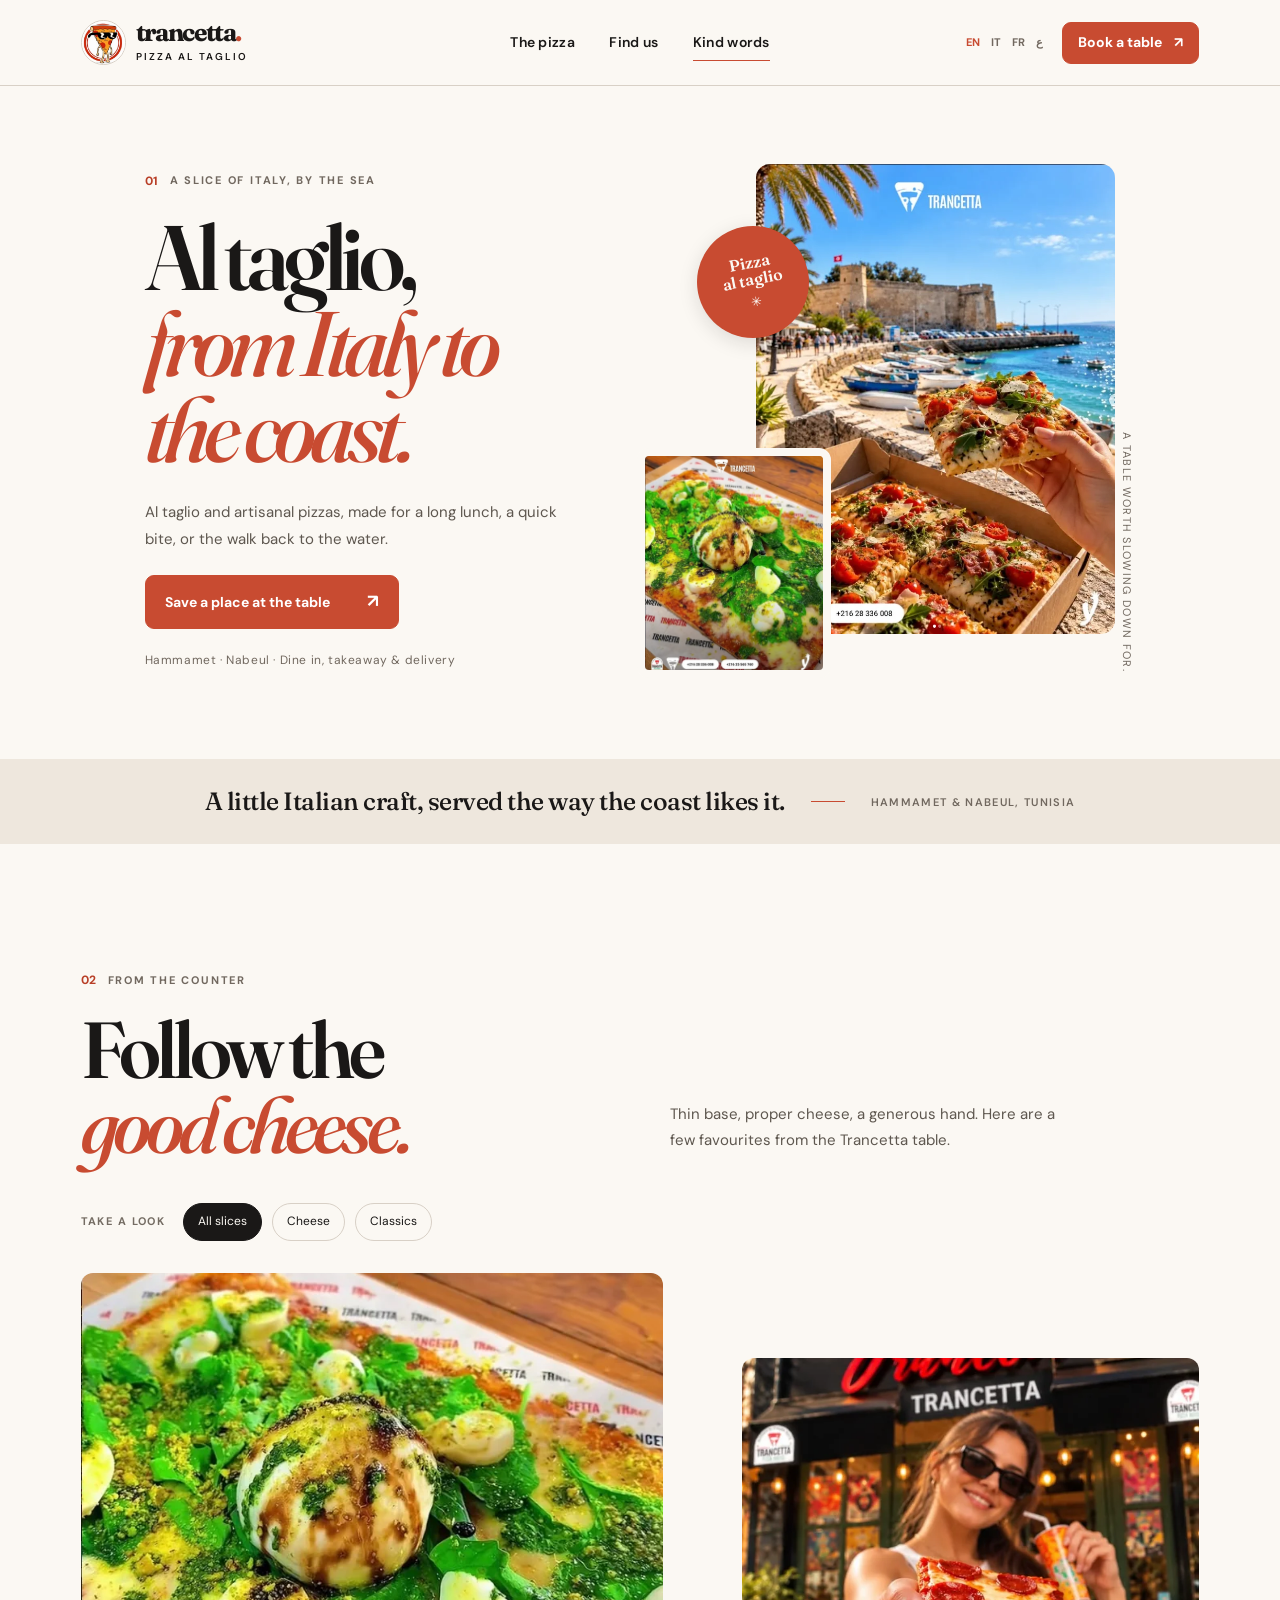
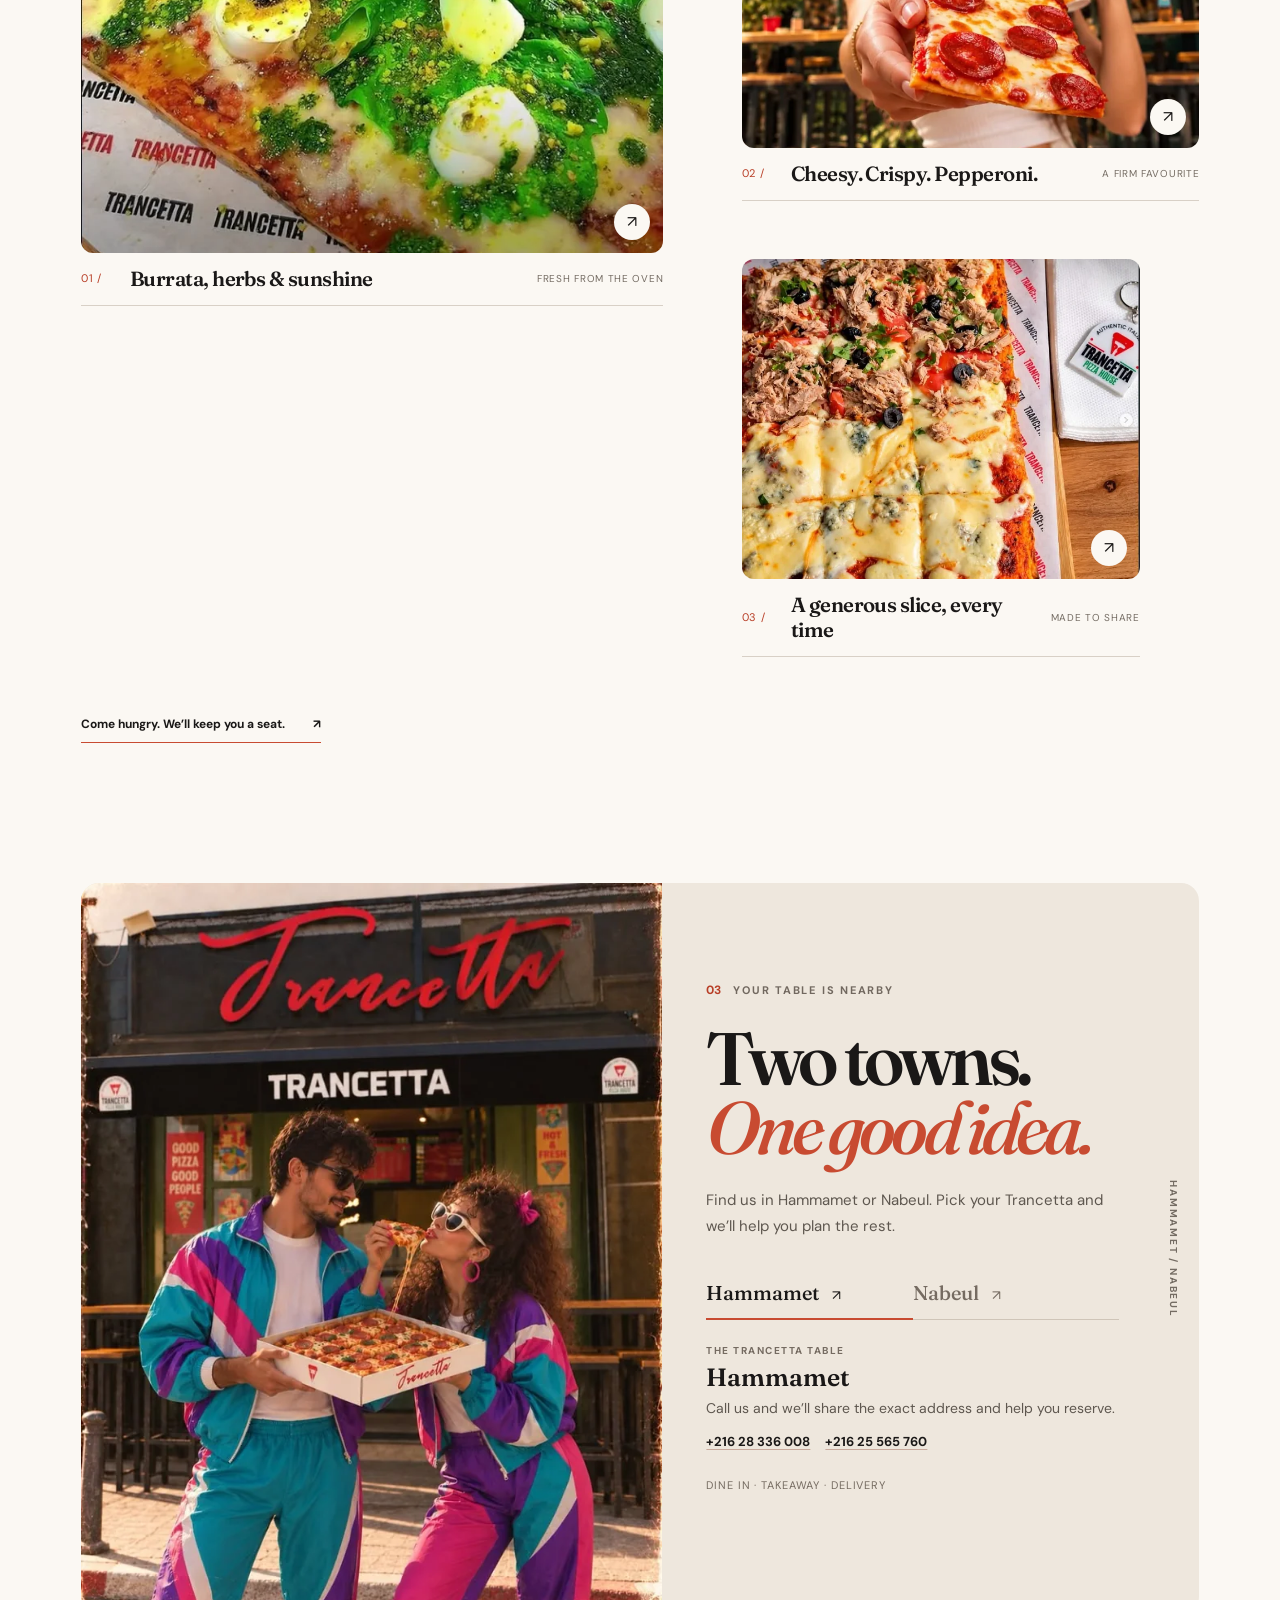
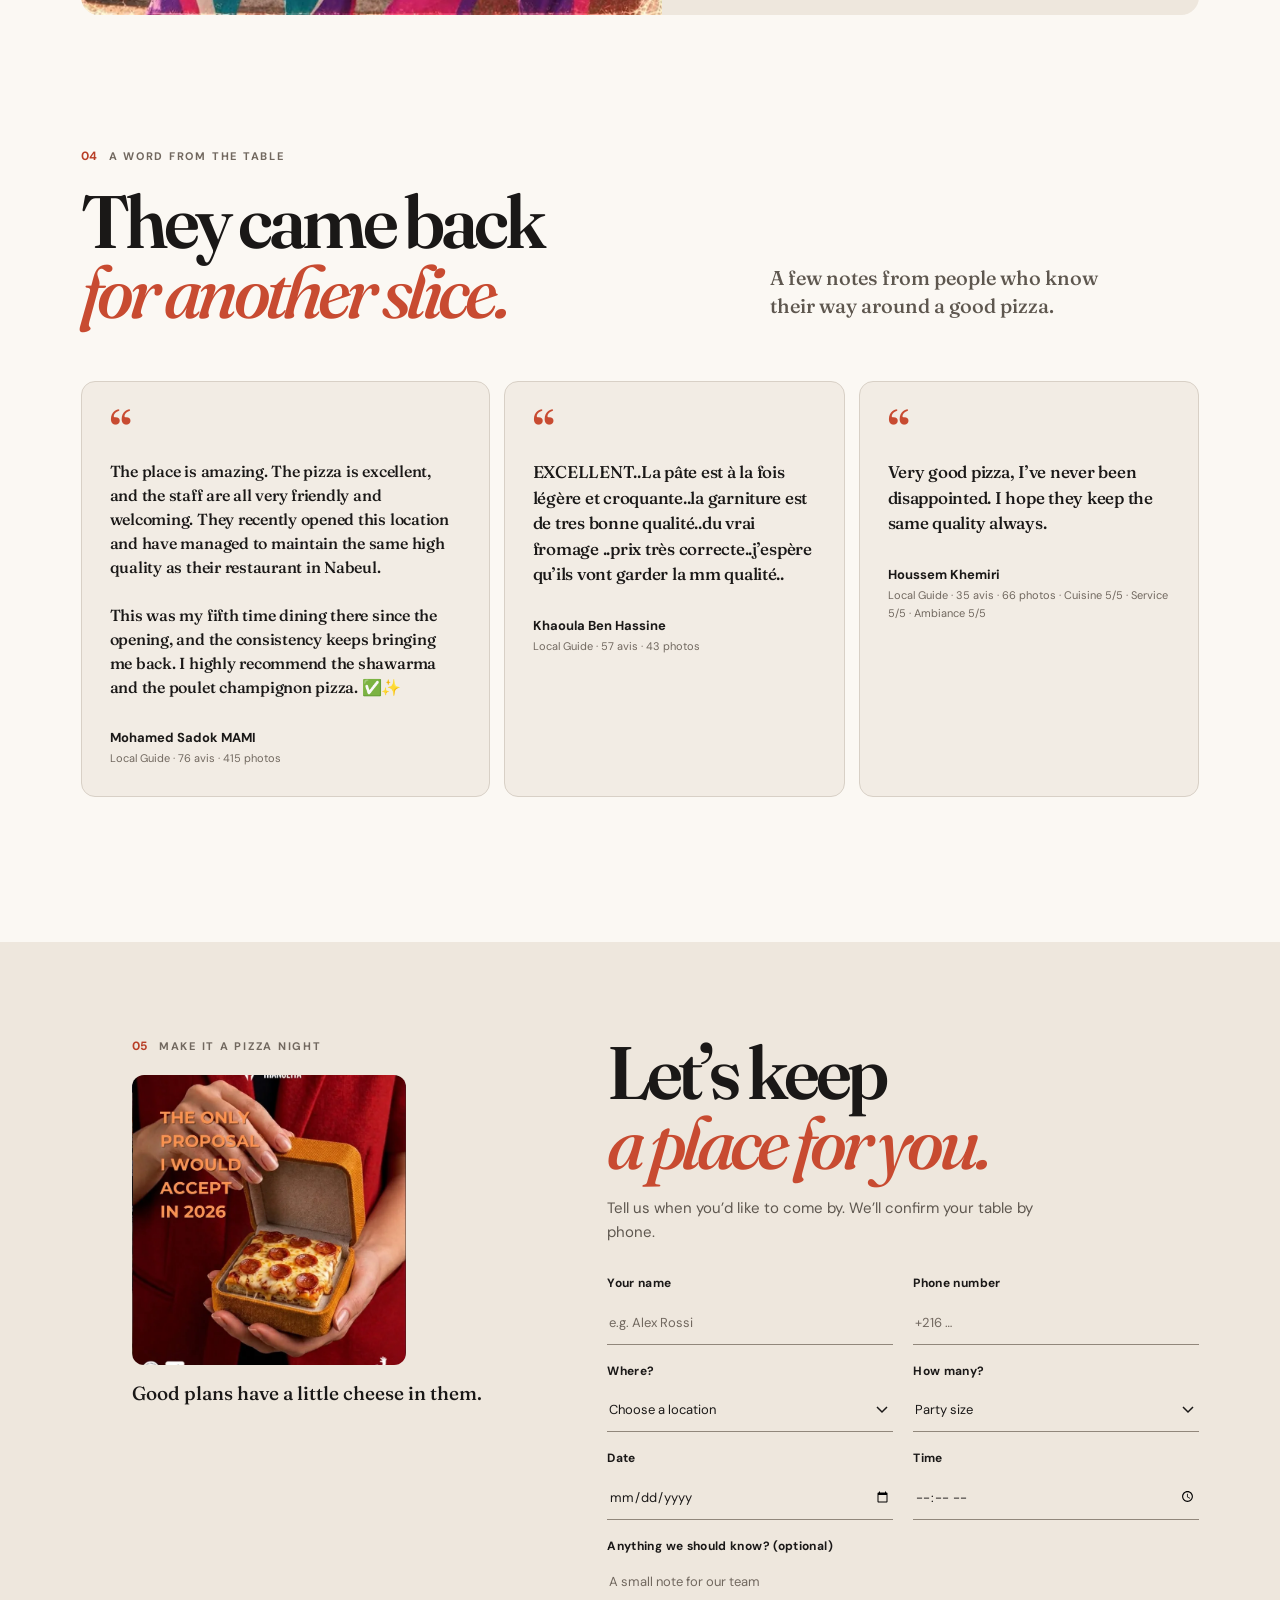
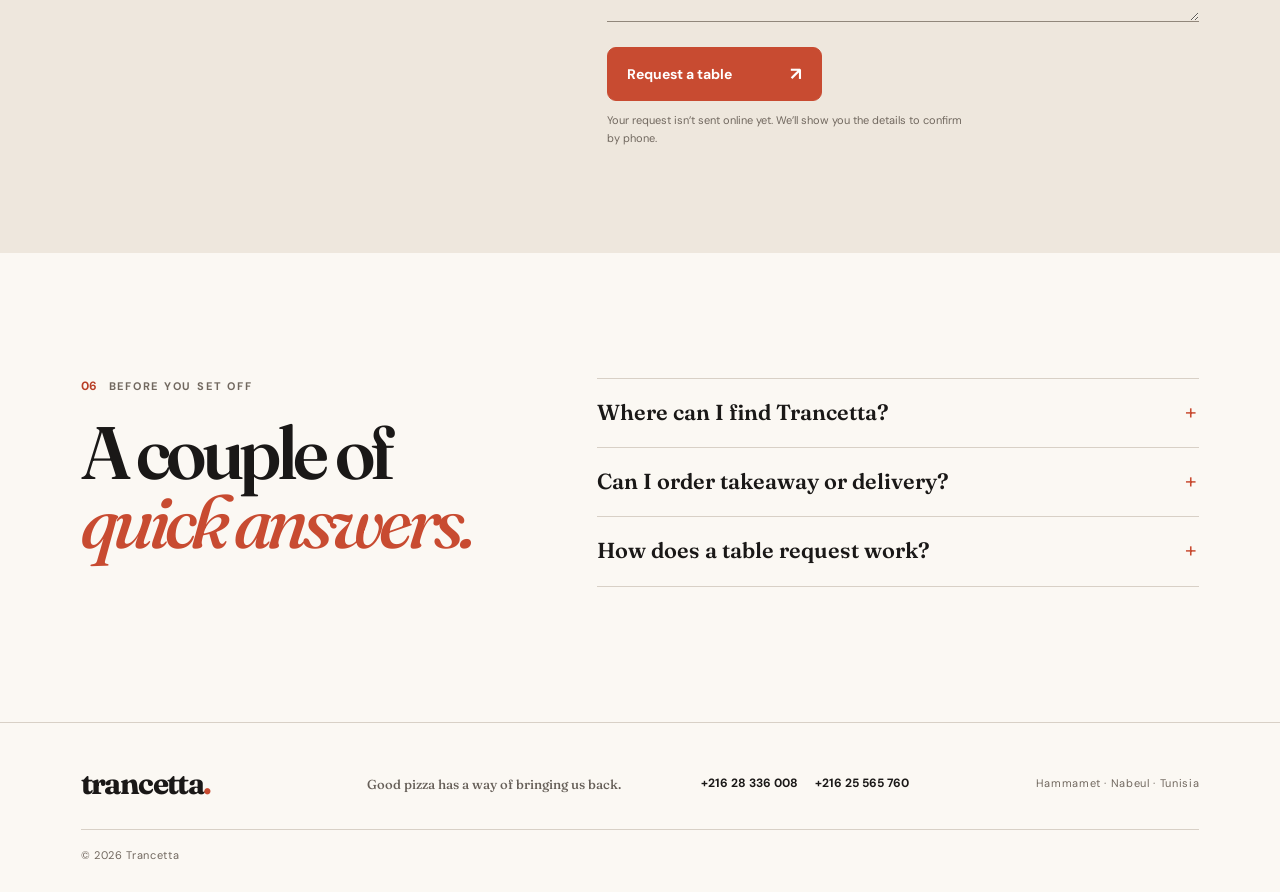
<file: index.html>
<!doctype html>
<html lang="en">
<head>
  <meta charset="utf-8">
  <meta name="viewport" content="width=device-width, initial-scale=1">
  <meta name="theme-color" content="#fbf8f3">
  <title>Trancetta — Pizza al taglio in Hammamet & Nabeul</title>
  <meta name="description" content="Authentic Italian pizza, cut to share or keep all to yourself. Visit Trancetta in Hammamet or Nabeul, or request a table." />
  <meta property="og:type" content="website">
  <meta property="og:title" content="Trancetta — A little Italy, cut to your liking">
  <meta property="og:description" content="Al taglio and artisanal pizza in Hammamet and Nabeul. Come hungry; leave with a favourite.">
  <meta property="og:image" content="images/harbor-pizza.webp">
  <meta name="twitter:card" content="summary_large_image">
  <meta name="twitter:title" content="Trancetta — Pizza al taglio">
  <meta name="twitter:description" content="Authentic Italian pizza in Hammamet and Nabeul.">
  <link rel="icon" href="images/trancetta-mascot.jpg" type="image/jpeg">
  <script>document.documentElement.classList.add('js')</script>
  <link rel="preconnect" href="https://fonts.googleapis.com">
  <link rel="preconnect" href="https://fonts.gstatic.com" crossorigin>
  <link href="https://fonts.googleapis.com/css2?family=DM+Sans:wght@400;500;600;700&family=Fraunces:opsz,wght@9..144,500;9..144,600;9..144,700&display=swap" rel="stylesheet">
  <link rel="stylesheet" href="styles.css">
  <script type="application/ld+json">
  {
    "@context":"https://schema.org",
    "@type":"Restaurant",
    "name":"Trancetta",
    "description":"Authentic Italian pizzeria offering al taglio and artisanal pizzas for dine-in, takeaway, and delivery.",
    "servesCuisine":"Italian",
    "telephone":["+216 28 336 008","+216 25 565 760"],
    "areaServed":["Hammamet, Tunisia","Nabeul, Tunisia"],
    "image":["images/harbor-pizza.webp","images/pepperoni.webp"]
  }
  </script>
</head>
<body>
  <a class="skip-link" href="#main" data-i18n="skip">Skip to content</a>
  <header class="site-header" id="top">
    <a class="brand" href="#top" aria-label="Trancetta home">
      <img src="images/trancetta-mascot.jpg" alt="" width="48" height="48">
      <span class="brand-word">trancetta<span class="brand-dot">.</span><small>pizza al taglio</small></span>
    </a>
    <nav class="main-nav" aria-label="Main navigation">
      <a href="#menu" data-nav="menu" data-i18n="navMenu">The pizza</a>
      <a href="#visit" data-nav="visit" data-i18n="navVisit">Find us</a>
      <a href="#voices" data-nav="voices" data-i18n="navVoices">Kind words</a>
    </nav>
    <div class="header-actions">
      <div class="language-switch" role="group" aria-label="Choose language">
        <button type="button" data-lang="en" aria-pressed="true">EN</button>
        <button type="button" data-lang="it" aria-pressed="false">IT</button>
        <button type="button" data-lang="fr" aria-pressed="false">FR</button>
        <button type="button" data-lang="ar" aria-pressed="false">ع</button>
      </div>
      <a class="button button-small" href="#book" data-i18n="navBook">Book a table <span aria-hidden="true">↗</span></a>
      <button class="menu-toggle" aria-label="Open menu" aria-expanded="false" aria-controls="mobile-menu"><span></span><span></span></button>
    </div>
  </header>
  <nav class="mobile-menu" id="mobile-menu" aria-label="Mobile navigation" hidden>
    <a href="#menu" data-i18n="navMenu">The pizza</a><a href="#visit" data-i18n="navVisit">Find us</a><a href="#voices" data-i18n="navVoices">Kind words</a><a href="#book" data-i18n="navBook">Book a table</a>
  </nav>

  <main id="main">
    <section class="hero section-wrap" aria-labelledby="hero-title">
      <div class="hero-copy reveal">
        <p class="eyebrow"><span class="eyebrow-mark">01</span><span data-i18n="heroEyebrow">A slice of Italy, by the sea</span></p>
        <h1 id="hero-title" data-i18n="heroTitle">Al taglio,<br><em>from Italy to the coast.</em></h1>
        <p class="hero-lede" data-i18n="heroLede">Al taglio and artisanal pizzas, made for a long lunch, a quick bite, or the walk back to the water.</p>
        <a class="button hero-cta" href="#book"><span data-i18n="heroCta">Save a place at the table</span><span class="button-arrow" aria-hidden="true">↗</span></a>
        <p class="hero-footnote" data-i18n="heroNote">Hammamet · Nabeul · Dine in, takeaway & delivery</p>
      </div>
      <div class="hero-art reveal">
        <figure class="hero-main-photo"><img src="images/harbor-pizza.webp" alt="A generous Trancetta pizza enjoyed beside the blue Mediterranean" width="720" height="900" fetchpriority="high"></figure>
        <figure class="hero-inset"><img src="images/burrata.webp" alt="Burrata and fresh greens on a Trancetta pizza" width="720" height="900" loading="lazy"></figure>
        <div class="hero-stamp" aria-label="Pizza al taglio, made with care"><span>Pizza</span><span>al taglio</span><span class="stamp-star">✳</span></div>
        <span class="photo-caption" data-i18n="heroCaption">A table worth slowing down for.</span>
      </div>
    </section>

    <section class="intro-band" aria-label="Our way">
      <p data-i18n="introLine">A little Italian craft, served the way the coast likes it.</p>
      <span class="intro-rule" aria-hidden="true"></span>
      <p class="intro-small" data-i18n="introSmall">Hammamet & Nabeul, Tunisia</p>
    </section>

    <section class="menu-section section-wrap" id="menu" aria-labelledby="menu-title">
      <div class="section-heading reveal">
        <p class="eyebrow"><span class="eyebrow-mark">02</span><span data-i18n="menuEyebrow">From the counter</span></p>
        <h2 id="menu-title" data-i18n="menuTitle">Follow the<br><em>good cheese.</em></h2>
        <p class="section-description" data-i18n="menuLede">Thin base, proper cheese, a generous hand. Here are a few favourites from the Trancetta table.</p>
      </div>
      <div class="menu-controls reveal" role="group" aria-label="Filter pizza photos">
        <span data-i18n="menuSee">Take a look</span>
        <button class="filter-chip is-active" data-filter="all" aria-pressed="true" data-i18n="filterAll">All slices</button>
        <button class="filter-chip" data-filter="cheese" aria-pressed="false" data-i18n="filterCheese">Cheese</button>
        <button class="filter-chip" data-filter="classic" aria-pressed="false" data-i18n="filterClassic">Classics</button>
      </div>
      <div class="pizza-gallery">
        <article class="pizza-item pizza-large reveal" data-category="cheese">
          <a class="pizza-image" href="images/burrata.webp" data-lightbox data-caption="Burrata, Trancetta" aria-label="View burrata pizza photo"><img src="images/burrata.webp" alt="Burrata, fresh herbs and greens on a thin pizza" width="720" height="900" loading="lazy"><span class="image-open" aria-hidden="true">↗</span></a>
          <div class="pizza-caption"><span class="pizza-index">01 /</span><h3 data-i18n="pizzaBurrata">Burrata, herbs & sunshine</h3><span class="caption-tag" data-i18n="tagFresh">Fresh from the oven</span></div>
        </article>
        <article class="pizza-item pizza-offset reveal" data-category="classic">
          <a class="pizza-image" href="images/pepperoni.webp" data-lightbox data-caption="Pepperoni, Trancetta" aria-label="View pepperoni pizza photo"><img src="images/pepperoni.webp" alt="A crisp pepperoni slice held outside the Trancetta pizzeria" width="720" height="900" loading="lazy"><span class="image-open" aria-hidden="true">↗</span></a>
          <div class="pizza-caption"><span class="pizza-index">02 /</span><h3 data-i18n="pizzaPepperoni">Cheesy. Crispy. Pepperoni.</h3><span class="caption-tag" data-i18n="tagClassic">A firm favourite</span></div>
        </article>
        <article class="pizza-item pizza-wide reveal" data-category="classic">
          <a class="pizza-image" href="images/tuna-pizza.webp" data-lightbox data-caption="Tuna pizza, Trancetta" aria-label="View tuna pizza photo"><img src="images/tuna-pizza.webp" alt="Trancetta tuna pizza with olives, herbs and bubbling cheese" width="720" height="900" loading="lazy"><span class="image-open" aria-hidden="true">↗</span></a>
          <div class="pizza-caption"><span class="pizza-index">03 /</span><h3 data-i18n="pizzaTuna">A generous slice, every time</h3><span class="caption-tag" data-i18n="tagGenerous">Made to share</span></div>
        </article>
      </div>
      <a class="text-link menu-book-link" href="#book"><span data-i18n="menuCta">Come hungry. We’ll keep you a seat.</span><span aria-hidden="true">↗</span></a>
    </section>

    <section class="visit-section" id="visit" aria-labelledby="visit-title">
      <div class="visit-photo"><img src="images/80s-pizzeria.webp" alt="Trancetta’s Hammamet storefront, glowing in the late afternoon" width="715" height="900" loading="lazy"></div>
      <div class="visit-content reveal">
        <p class="eyebrow"><span class="eyebrow-mark">03</span><span data-i18n="visitEyebrow">Your table is nearby</span></p>
        <h2 id="visit-title" data-i18n="visitTitle">Two towns.<br><em>One good idea.</em></h2>
        <p class="section-description" data-i18n="visitLede">Find us in Hammamet or Nabeul. Pick your Trancetta and we’ll help you plan the rest.</p>
        <div class="branch-switch" role="group" aria-label="Choose a Trancetta location">
          <button type="button" class="branch-button is-active" data-branch="hammamet" aria-pressed="true">Hammamet <span aria-hidden="true">↗</span></button>
          <button type="button" class="branch-button" data-branch="nabeul" aria-pressed="false">Nabeul <span aria-hidden="true">↗</span></button>
        </div>
        <div class="branch-details" aria-live="polite">
          <span class="branch-kicker" data-i18n="branchKicker">THE TRANCETTA TABLE</span>
          <strong class="branch-name">Hammamet</strong>
          <p data-i18n="branchText">Call us and we’ll share the exact address and help you reserve.</p>
          <div class="phone-links"><a href="tel:+21628336008">+216 28 336 008</a><a href="tel:+21625565760">+216 25 565 760</a></div>
        </div>
        <p class="visit-note" data-i18n="visitNote">Dine in · Takeaway · Delivery</p>
      </div>
      <span class="visit-side-label" aria-hidden="true">HAMMAMET / NABEUL</span>
    </section>

    <section class="voices-section section-wrap" id="voices" aria-labelledby="voices-title">
      <div class="voices-top reveal">
        <div><p class="eyebrow"><span class="eyebrow-mark">04</span><span data-i18n="voicesEyebrow">A word from the table</span></p><h2 id="voices-title" data-i18n="voicesTitle">They came back<br><em>for another slice.</em></h2></div>
        <p data-i18n="voicesLede">A few notes from people who know their way around a good pizza.</p>
      </div>
      <div class="review-grid">
        <figure class="review review-feature reveal"><span class="quote-mark" aria-hidden="true">“</span><blockquote>The place is amazing. The pizza is excellent, and the staff are all very friendly and welcoming. They recently opened this location and have managed to maintain the same high quality as their restaurant in Nabeul.<br><br>This was my fifth time dining there since the opening, and the consistency keeps bringing me back. I highly recommend the shawarma and the poulet champignon pizza. ✅✨</blockquote><figcaption><span class="review-name">Mohamed Sadok MAMI</span><span>Local Guide · 76 avis · 415 photos</span></figcaption></figure>
        <figure class="review review-fr reveal"><span class="quote-mark" aria-hidden="true">“</span><blockquote>EXCELLENT..La pâte est à la fois légère et croquante..la garniture est de tres bonne qualité..du vrai fromage ..prix très correcte..j’espère qu’ils vont garder la mm qualité..</blockquote><figcaption><span class="review-name">Khaoula Ben Hassine</span><span>Local Guide · 57 avis · 43 photos</span></figcaption></figure>
        <figure class="review review-en reveal"><span class="quote-mark" aria-hidden="true">“</span><blockquote>Very good pizza, I’ve never been disappointed. I hope they keep the same quality always.</blockquote><figcaption><span class="review-name">Houssem Khemiri</span><span>Local Guide · 35 avis · 66 photos · Cuisine 5/5 · Service 5/5 · Ambiance 5/5</span></figcaption></figure>
      </div>
    </section>

    <section class="booking-section" id="book" aria-labelledby="book-title">
      <div class="booking-aside reveal"><p class="eyebrow"><span class="eyebrow-mark">05</span><span data-i18n="bookEyebrow">Make it a pizza night</span></p><div class="booking-aside-image"><img src="images/pizza-proposal.webp" alt="A pepperoni pizza tucked into a small gift box" width="720" height="900" loading="lazy"></div><p data-i18n="bookAside">Good plans have a little cheese in them.</p></div>
      <div class="booking-main reveal">
        <h2 id="book-title" data-i18n="bookTitle">Let’s keep<br><em>a place for you.</em></h2>
        <p class="booking-intro" data-i18n="bookIntro">Tell us when you’d like to come by. We’ll confirm your table by phone.</p>
        <form id="reservation-form" novalidate>
          <!-- Connect this form to the restaurant booking endpoint before launch. -->
          <div class="form-row"><label><span data-i18n="labelName">Your name</span><input name="name" autocomplete="name" required minlength="2" placeholder="e.g. Alex Rossi" data-i18n-placeholder="placeholderName"></label><label><span data-i18n="labelPhone">Phone number</span><input name="phone" type="tel" autocomplete="tel" required minlength="6" placeholder="+216 …" data-i18n-placeholder="placeholderPhone"></label></div>
          <div class="form-row"><label><span data-i18n="labelBranch">Where?</span><select name="branch" required><option value="" data-i18n="optionBranch">Choose a location</option><option value="Hammamet">Hammamet</option><option value="Nabeul">Nabeul</option></select></label><label><span data-i18n="labelGuests">How many?</span><select name="guests" required><option value="" data-i18n="optionGuests">Party size</option><option>1</option><option>2</option><option>3</option><option>4</option><option>5</option><option>6</option><option value="7+">7+</option></select></label></div>
          <div class="form-row"><label><span data-i18n="labelDate">Date</span><input name="date" type="date" required></label><label><span data-i18n="labelTime">Time</span><input name="time" type="time" required></label></div>
          <label class="form-note"><span data-i18n="labelNote">Anything we should know? (optional)</span><textarea name="note" rows="2" placeholder="A small note for our team" data-i18n-placeholder="placeholderNote"></textarea></label>
          <button class="button submit-button" type="submit"><span data-i18n="submitCta">Request a table</span><span class="button-arrow" aria-hidden="true">↗</span></button>
          <p class="form-microcopy" data-i18n="formPrivacy">Your request isn’t sent online yet. We’ll show you the details to confirm by phone.</p>
          <p class="form-feedback" id="form-feedback" aria-live="polite" role="status"></p>
        </form>
      </div>
    </section>

    <section class="faq-section section-wrap" aria-labelledby="faq-title">
      <div class="faq-heading reveal"><p class="eyebrow"><span class="eyebrow-mark">06</span><span data-i18n="faqEyebrow">Before you set off</span></p><h2 id="faq-title" data-i18n="faqTitle">A couple of<br><em>quick answers.</em></h2></div>
      <div class="faq-list reveal">
        <details><summary data-i18n="faq1q">Where can I find Trancetta?</summary><p data-i18n="faq1a">We’re in Hammamet and Nabeul. Call either number above and we’ll share the right address for your visit.</p></details>
        <details><summary data-i18n="faq2q">Can I order takeaway or delivery?</summary><p data-i18n="faq2a">Yes. Trancetta serves dine-in, takeaway, and delivery. Call us to arrange your order.</p></details>
        <details><summary data-i18n="faq3q">How does a table request work?</summary><p data-i18n="faq3a">Send your details here, then call the restaurant to confirm. Online booking isn’t connected yet.</p></details>
      </div>
    </section>
  </main>
  <footer class="site-footer">
    <a class="footer-brand" href="#top">trancetta<span>.</span></a>
    <p data-i18n="footerLine">Good pizza has a way of bringing us back.</p>
    <div class="footer-phones"><a href="tel:+21628336008">+216 28 336 008</a><a href="tel:+21625565760">+216 25 565 760</a></div>
    <span class="footer-place">Hammamet · Nabeul · Tunisia</span>
    <span class="footer-copy">© <span id="year"></span> Trancetta</span>
  </footer>
  <dialog class="lightbox" aria-label="Pizza photograph"><button class="lightbox-close" aria-label="Close photo">×</button><img alt=""><p></p></dialog>
  <script src="script.js" defer></script>
</body>
</html>
</file>
<file: styles.css>
:root{--paper:#fbf8f3;--ink:#1a1817;--accent:#c84b31;--accent-ink:#b83e26;--surface:#f2ece4;--radius-sm:9px;--radius-md:14px;--radius-lg:18px;--crust:#d9b785;--olive:#66704e;--line:#d8d0c6;--serif:'Fraunces',Georgia,serif;--sans:'DM Sans',Arial,sans-serif;--ease:cubic-bezier(.22,1,.36,1);--gutter:clamp(22px,6.3vw,112px);--measure:68ch}*{box-sizing:border-box}html{scroll-behavior:smooth;scroll-padding-top:92px}body{margin:0;background:var(--paper);color:var(--ink);font-family:var(--sans);font-size:16px;line-height:1.62}body.menu-open{overflow:hidden}img{display:block;max-width:100%;height:auto}a{color:inherit;text-decoration:none}button,input,select,textarea{font:inherit}button,a,summary{-webkit-tap-highlight-color:transparent}button:focus-visible,a:focus-visible,input:focus-visible,select:focus-visible,textarea:focus-visible,summary:focus-visible{outline:3px solid var(--accent);outline-offset:4px}::selection{background:var(--accent);color:var(--paper)}.skip-link{position:fixed;z-index:99;inset-block-start:12px;inset-inline-start:12px;transform:translateY(-160%);background:var(--ink);color:var(--paper);padding:10px 16px}.skip-link:focus{transform:none}.section-wrap{padding-inline:var(--gutter);max-width:1720px;margin-inline:auto}.site-header{height:86px;padding-inline:var(--gutter);display:grid;grid-template-columns:1fr 1fr 1fr;align-items:center;border-bottom:1px solid var(--line);position:sticky;top:0;z-index:20;background:rgba(251,248,243,.96);backdrop-filter:blur(12px);transition:height .25s var(--ease),box-shadow .25s var(--ease)}.site-header.is-scrolled{height:72px;box-shadow:0 8px 26px rgba(26,24,23,.07)}.brand{display:inline-flex;align-items:center;gap:10px;width:max-content}.brand img{width:45px;height:45px;object-fit:cover;border-radius:50%;border:1px solid var(--line)}.brand-word,.footer-brand{font-family:var(--serif);font-size:25px;font-weight:700;letter-spacing:-1.6px;line-height:.86}.brand-word small{display:block;margin-top:6px;font:600 10px var(--sans);letter-spacing:2px;text-transform:uppercase}.brand-dot,.footer-brand span{color:var(--accent)}.main-nav{display:flex;justify-content:center;gap:clamp(18px,2.7vw,42px)}.main-nav a{font-size:14px;font-weight:600;letter-spacing:.02em;position:relative;padding-block:8px}.main-nav a:after{content:"";height:1px;position:absolute;inset-inline:0;bottom:1px;background:var(--accent);transform:scaleX(0);transform-origin:left;transition:transform .2s var(--ease)}[dir=rtl] .main-nav a:after{transform-origin:right}.main-nav a:hover:after,.main-nav a.is-current:after{transform:scaleX(1)}.header-actions{display:flex;align-items:center;justify-content:flex-end;gap:15px}.language-switch{display:flex;gap:3px}.language-switch button{border:0;background:none;padding:7px 4px;color:#71685f;font-size:11px;font-weight:700;cursor:pointer}.language-switch button[aria-pressed=true]{color:var(--accent)}.button{border-radius:var(--radius-sm);display:inline-flex;align-items:center;justify-content:space-between;gap:22px;min-height:54px;padding:0 19px;background:var(--accent);border:1px solid var(--accent);color:#ffffff;font-size:14px;font-weight:700;transition:background .16s ease,color .16s ease,transform .16s ease}.button:hover{background:var(--ink);border-color:var(--ink);transform:translateY(-2px);box-shadow:0 8px 18px rgba(26,24,23,.12)}.button-small{min-height:42px;padding-inline:15px;gap:12px}.button-arrow{font-size:18px;transition:transform .16s ease}.button:hover .button-arrow{transform:translate(2px,-2px)}.menu-toggle{display:none;background:none;border:0;padding:9px}.menu-toggle span{display:block;width:22px;height:1px;background:var(--ink);margin:5px}.mobile-menu{position:fixed;z-index:19;inset:86px 0 auto;background:var(--paper);padding:24px var(--gutter) 32px;border-bottom:1px solid var(--line)}.mobile-menu a{display:block;padding:15px 0;border-bottom:1px solid var(--line);font:600 25px var(--serif)}.hero{min-height:650px;padding-block:78px 80px;display:grid;grid-template-columns:minmax(320px,.92fr) minmax(430px,1.08fr);align-items:center;gap:6vw;position:relative}.hero-copy{padding-inline-start:clamp(0px,5vw,90px);position:relative;z-index:2}.eyebrow{display:flex;align-items:center;gap:12px;text-transform:uppercase;font-size:11px;line-height:1.4;font-weight:700;letter-spacing:.16em;color:#71685f;margin:0 0 25px}.eyebrow-mark{font-variant-numeric:tabular-nums;color:var(--accent-ink);font-size:12px;letter-spacing:0}.hero h1,.section-heading h2,.visit-content h2,.voices-top h2,.booking-main h2,.faq-heading h2{font:600 clamp(54px,7.15vw,108px)/.94 var(--serif);letter-spacing:-.06em;margin:0}.hero h1 em,.section-heading h2 em,.visit-content h2 em,.voices-top h2 em,.booking-main h2 em,.faq-heading h2 em{font-weight:500;color:var(--accent);letter-spacing:-.065em}.hero-lede,.section-description{max-width:var(--measure);color:#5e574f;font-size:15px;line-height:1.75}.hero-lede{max-width:42ch;margin:27px 0 23px}.hero-cta{min-width:254px}.hero-footnote{margin:22px 0 0;color:#71685f;font-size:12px;letter-spacing:.05em}.hero-art{position:relative;min-height:515px;margin-inline-end:clamp(0px,5vw,70px)}.hero-main-photo{border-radius:var(--radius-md);position:absolute;right:4%;top:0;width:72%;height:470px;margin:0;overflow:hidden}.hero-main-photo img{width:100%;height:100%;object-fit:cover;object-position:center}.hero-inset{border-radius:12px;position:absolute;left:0;bottom:1px;width:39%;height:230px;margin:0;border:8px solid var(--paper);overflow:hidden}.hero-inset img{width:100%;height:100%;object-fit:cover}.hero-stamp{position:absolute;left:12%;top:12%;width:112px;height:112px;border-radius:50%;background:var(--accent);color:var(--paper);display:flex;flex-direction:column;align-items:center;justify-content:center;font:600 16px/1.03 var(--serif);transform:rotate(-11deg);box-shadow:0 5px 20px #1a181722}.stamp-star{font:13px var(--sans);margin-top:6px}.photo-caption{position:absolute;right:0;bottom:7px;font-size:11px;letter-spacing:.12em;text-transform:uppercase;writing-mode:vertical-rl;color:#71685f}.hero-side-note{position:absolute;left:var(--gutter);bottom:40px;writing-mode:vertical-rl;transform:rotate(180deg);font-size:9px;letter-spacing:.16em;color:#91877b}.intro-band{padding:27px var(--gutter);background:#eee7dd;display:flex;align-items:center;justify-content:center;gap:26px;text-align:center}.intro-band p{margin:0;font:500 clamp(17px,2vw,25px)/1.25 var(--serif);letter-spacing:-.02em}.intro-band .intro-small{font:600 11px var(--sans);letter-spacing:.12em;text-transform:uppercase;color:#71685f}.intro-rule{width:34px;height:1px;background:var(--accent)}.menu-section{padding-block:128px 140px}.section-heading{display:grid;grid-template-columns:1fr 1fr;align-items:end}.section-heading .eyebrow{grid-column:1/-1;margin-bottom:23px}.section-heading h2{font-size:clamp(52px,6.2vw,88px)}.section-description{max-width:39ch;margin:0 0 8px 30px}.menu-controls{display:flex;align-items:center;gap:10px;margin:42px 0 32px;color:#746c63;font-size:12px}.menu-controls>span{margin-inline-end:8px;text-transform:uppercase;font-size:11px;font-weight:700;letter-spacing:.13em}.filter-chip{border:1px solid var(--line);border-radius:99px;background:transparent;color:var(--ink);padding:8px 14px;font-size:12px;cursor:pointer;transition:background .16s ease,color .16s ease,border-color .16s ease}.filter-chip:hover,.filter-chip.is-active{background:var(--ink);border-color:var(--ink);color:var(--paper)}.pizza-gallery{display:grid;grid-template-columns:1.12fr .88fr;column-gap:7%;row-gap:54px;align-items:start}.pizza-item{min-width:0;transition:opacity .2s ease,transform .3s var(--ease)}.pizza-item.is-hidden{display:none}.pizza-large{grid-column:1;grid-row:1 / span 2}.pizza-offset{grid-column:2;margin-top:85px}.pizza-wide{grid-column:2;width:87%;margin-top:4px}.pizza-image{border-radius:12px;display:block;position:relative;overflow:hidden;background:#eee7dd}.pizza-large .pizza-image{height:580px}.pizza-offset .pizza-image{height:390px}.pizza-wide .pizza-image{height:320px}.pizza-image img{width:100%;height:100%;object-fit:cover;transition:transform .6s var(--ease),filter .3s ease}.pizza-image:hover img{transform:scale(1.035);filter:saturate(1.04)}.image-open{position:absolute;inset-inline-end:13px;inset-block-end:13px;width:36px;height:36px;border-radius:50%;background:var(--paper);display:grid;place-items:center;font-size:16px;transition:background .16s ease,color .16s ease}.pizza-image:hover .image-open{background:var(--accent);color:#fff}.pizza-caption{display:grid;grid-template-columns:42px 1fr auto;gap:7px;align-items:center;padding-block:14px;border-bottom:1px solid var(--line)}.pizza-index{font-size:11px;letter-spacing:.08em;color:var(--accent-ink);font-variant-numeric:tabular-nums}.pizza-caption h3{margin:0;font:600 clamp(16px,1.6vw,21px)/1.2 var(--serif);letter-spacing:-.025em}.caption-tag{color:#746c63;font-size:10px;letter-spacing:.07em;text-align:end;text-transform:uppercase}.text-link{display:inline-flex;align-items:center;gap:28px;padding-bottom:7px;border-bottom:1px solid var(--accent);font-size:12px;font-weight:700}.text-link:hover{color:var(--accent)}.menu-book-link{margin-top:58px}.visit-section{margin-inline:var(--gutter);border-radius:var(--radius-lg);overflow:hidden;position:relative;display:grid;grid-template-columns:1.04fr .96fr;min-height:660px;background:#eee7dd}.visit-photo{height:100%;min-height:660px;overflow:hidden}.visit-photo img{width:100%;height:100%;min-height:660px;object-fit:cover;object-position:center 36%}.visit-content{padding:99px max(var(--gutter),calc((100vw - 1400px)/2)) 82px 8.2%;max-width:770px}.visit-content .eyebrow{margin-bottom:25px}.visit-content h2,.voices-top h2,.booking-main h2,.faq-heading h2{font-size:clamp(51px,5.8vw,82px)}.visit-content .section-description{margin:24px 0 27px;max-width:40ch}.branch-switch{display:flex;border-bottom:1px solid #cfc5b8;max-width:430px}.branch-button{flex:1;text-align:start;border:0;border-bottom:2px solid transparent;margin-bottom:-1px;background:transparent;padding:13px 0;color:#756b61;font:500 20px var(--serif);cursor:pointer;transition:color .16s ease,border-color .16s ease}.branch-button span{font:14px var(--sans);margin-inline-start:9px}.branch-button.is-active{color:var(--ink);border-color:var(--accent)}.branch-details{padding-block:23px 0;max-width:410px}.branch-kicker{display:block;color:#756b61;font-size:10px;font-weight:700;letter-spacing:.15em}.branch-name{display:block;margin-top:3px;font:600 25px var(--serif)}.branch-details p{margin:5px 0 11px;color:#5e574f;font-size:14px}.phone-links{display:flex;flex-wrap:wrap;gap:15px}.phone-links a{font-size:13px;font-weight:700;text-decoration:underline;text-decoration-color:#c9aa9c;text-underline-offset:3px}.phone-links a:hover{color:var(--accent)}.visit-note{margin-top:25px;color:#756b61;font-size:11px;letter-spacing:.08em;text-transform:uppercase}.visit-side-label{position:absolute;right:18px;top:50%;writing-mode:vertical-rl;transform:translateY(-50%);font-size:10px;font-weight:700;letter-spacing:.18em;color:#746c63}.voices-section{padding-block:133px 145px}.voices-top{display:flex;align-items:end;justify-content:space-between;gap:50px;margin-bottom:55px}.voices-top .eyebrow{margin-bottom:22px}.voices-top>p{max-width:27ch;color:#5e574f;font:500 20px/1.4 var(--serif);margin:0 7% 6px 0}.review-grid{display:grid;grid-template-columns:1.2fr 1fr 1fr;gap:14px;border:0}.review{position:relative;margin:0;padding:28px;background:var(--surface);border:1px solid var(--line);border-radius:var(--radius-md);min-height:300px}.review+.review{padding:28px;border:1px solid var(--line)}.quote-mark{display:block;color:var(--accent);font:600 50px/.8 var(--serif);height:36px}.review blockquote{margin:13px 0 28px;font:500 17px/1.5 var(--serif);letter-spacing:-.015em}.review-feature blockquote{font-size:16px}.review figcaption{display:flex;flex-direction:column;gap:2px;color:#71685f;font-size:11px}.review-name{color:var(--ink);font-size:13px;font-weight:700}.booking-section{display:grid;grid-template-columns:minmax(280px,.82fr) minmax(470px,1.18fr);gap:9vw;background:#eee7dd;padding:96px var(--gutter) 105px}.booking-aside{max-width:430px;padding-inline-start:clamp(0px,4vw,65px)}.booking-aside .eyebrow{margin-bottom:20px}.booking-aside-image{border-radius:12px;height:290px;width:76%;overflow:hidden;position:relative}.booking-aside-image img{width:100%;height:100%;object-fit:cover;object-position:center 55%}.booking-aside>p:last-child{font:500 19px var(--serif);margin-top:16px}.booking-main{max-width:720px}.booking-main h2{font-size:clamp(53px,5.8vw,81px)}.booking-intro{margin:18px 0 30px;max-width:45ch;color:#5e574f;font-size:15px}#reservation-form{display:grid;gap:17px}.form-row{display:grid;grid-template-columns:1fr 1fr;gap:20px}.form-row label,.form-note{display:grid;gap:7px;font-size:12px;font-weight:700;letter-spacing:.03em}.form-row input,.form-row select,.form-note textarea{width:100%;min-height:44px;border:0;border-bottom:1px solid #91877b;border-radius:0;background:transparent;padding:8px 2px;color:var(--ink);font-size:13px;font-weight:400;letter-spacing:0}.form-row input::placeholder,.form-note textarea::placeholder{color:#71685f}.form-row select{appearance:none;background-image:url("data:image/svg+xml,%3Csvg xmlns='http://www.w3.org/2000/svg' width='12' height='8' viewBox='0 0 12 8'%3E%3Cpath d='m1 1 5 5 5-5' fill='none' stroke='%231a1817' stroke-width='1.5'/%3E%3C/svg%3E");background-repeat:no-repeat;background-position:right 5px center;padding-inline-end:24px}.form-note textarea{resize:vertical;min-height:55px}.submit-button{justify-self:start;min-width:215px;margin-top:8px}.form-microcopy{font-size:11px;color:#71685f;margin:-6px 0 0;max-width:52ch}.form-feedback{margin:0;color:#36553c;font-size:12px;font-weight:600}.form-feedback:empty{display:none}.form-feedback.error{color:#9b3021}.faq-section{display:grid;grid-template-columns:.8fr 1.2fr;gap:9vw;padding-block:125px 135px}.faq-heading .eyebrow{margin-bottom:23px}.faq-list{border-top:1px solid var(--line)}.faq-list details{border-bottom:1px solid var(--line)}.faq-list summary{position:relative;list-style:none;cursor:pointer;padding:20px 35px 20px 0;font:600 clamp(17px,1.7vw,22px)/1.3 var(--serif)}.faq-list summary::-webkit-details-marker{display:none}.faq-list summary:after{content:"+";position:absolute;right:2px;top:19px;color:var(--accent);font:400 21px var(--sans);transition:transform .2s var(--ease)}[dir=rtl] .faq-list summary:after{right:auto;left:2px}.faq-list details[open] summary:after{transform:rotate(45deg)}.faq-list details p{max-width:56ch;color:#5e574f;font-size:14px;margin:0;padding:0 30px 22px 0}.site-footer{padding:40px var(--gutter) 27px;border-top:1px solid var(--line);display:grid;grid-template-columns:1.1fr 1.3fr 1.3fr auto;align-items:center;gap:24px}.footer-brand{font-size:30px}.site-footer>p{font:500 13px var(--serif);color:#665f58}.footer-phones{display:flex;gap:17px;flex-wrap:wrap;font-size:12px;font-weight:700}.footer-phones a:hover{color:var(--accent)}.footer-place,.footer-copy{font-size:11px;letter-spacing:.06em;color:#71685f}.footer-copy{grid-column:1/-1;border-top:1px solid var(--line);padding-top:17px}.lightbox{width:min(92vw,780px);max-height:92vh;padding:20px;border:0;background:var(--paper);color:var(--ink);box-shadow:0 20px 80px #0005}.lightbox::backdrop{background:#1a1817dd}.lightbox img{width:100%;max-height:76vh;object-fit:contain}.lightbox p{font:500 14px var(--serif);margin:10px 0 0}.lightbox-close{position:absolute;right:12px;top:9px;border:0;background:var(--paper);font-size:27px;width:38px;height:38px;cursor:pointer}html.js .reveal{opacity:0;transform:translateY(14px);transition:opacity .38s ease,transform .38s var(--ease)}html.js .reveal.is-visible{opacity:1;transform:none}.reveal:nth-child(2){transition-delay:50ms}.reveal:nth-child(3){transition-delay:100ms}html[dir=rtl] body{text-align:start}html[dir=rtl] .hero-side-note{left:auto;right:var(--gutter);transform:none}.hero-main-photo{right:4%}[dir=rtl] .hero-main-photo{right:auto;left:4%}.photo-caption{right:0}[dir=rtl] .photo-caption{right:auto;left:0}.form-row select{background-position:right 5px center}[dir=rtl] .form-row select{background-position:left 5px center}.menu-controls,[dir=rtl] .menu-controls{flex-wrap:wrap}.section-heading .section-description{margin-inline-start:30px}[dir=rtl] .site-header{direction:rtl}[dir=rtl] .header-actions{justify-content:flex-start}[dir=rtl] .hero-copy{padding-inline-start:clamp(0px,5vw,90px)}[dir=rtl] .visit-side-label{right:auto;left:18px}
@media(max-width:950px){.site-header{grid-template-columns:1fr auto}.main-nav{display:none}.header-actions{gap:10px}.menu-toggle{display:block}.mobile-menu:not([hidden]){display:block}.hero{grid-template-columns:.95fr 1.05fr;gap:3vw;min-height:580px;padding-block:64px}.hero-copy{padding-inline-start:0}.hero-art{min-height:455px;margin-inline-end:15px}.hero-main-photo{height:410px}.hero-inset{height:180px}.hero h1{font-size:clamp(55px,8vw,80px)}.visit-section{grid-template-columns:.9fr 1.1fr}.visit-content{padding:76px 8%}.visit-photo,.visit-photo img{min-height:600px}.review-grid{grid-template-columns:1fr 1fr}.review-feature{grid-row:span 2;border-inline-end:1px solid var(--line);padding-inline-end:25px}.review+.review{padding-inline-start:25px}.review-en{border-top:1px solid var(--line)}.booking-section{gap:6vw}.faq-section{gap:6vw}.site-footer{grid-template-columns:1fr 1.5fr 1fr}.footer-place{grid-column:3}.footer-copy{grid-column:1/-1}}
@media(max-width:650px){html{scroll-padding-top:72px}.site-header{height:72px;padding-inline:18px}.site-header.is-scrolled{height:64px}.brand img{width:39px;height:39px}.brand-word{font-size:22px}.header-actions{gap:7px}.language-switch{gap:0}.language-switch button{font-size:10px;padding-inline:3px}.button-small{display:none}.menu-toggle{padding:7px}.mobile-menu{inset-block-start:72px;padding:18px 24px 25px}.hero{display:flex;flex-direction:column;align-items:stretch;gap:28px;padding:46px 24px 47px}.hero-copy{padding:0}.hero h1{font-size:clamp(58px,15vw,86px)}.hero-lede{font-size:16px;margin-block:20px}.hero-art{min-height:390px;margin:0 10px 0 0}.hero-main-photo{right:0;width:76%;height:345px}.hero-inset{width:39%;height:160px;border-width:6px}.hero-stamp{width:82px;height:82px;font-size:12px;left:6%;top:9%}.stamp-star{font-size:11px;margin-top:4px}.photo-caption{bottom:4px;font-size:9px}.hero-side-note{display:none}.intro-band{padding:22px 20px;gap:12px;flex-wrap:wrap}.intro-band p{font-size:18px}.intro-band .intro-small{width:100%}.intro-rule{width:23px}.section-wrap{padding-inline:24px}.menu-section{padding-block:82px 88px}.section-heading{display:block}.section-heading .eyebrow{margin-bottom:19px}.section-heading h2,.visit-content h2,.voices-top h2,.booking-main h2,.faq-heading h2{font-size:clamp(49px,12.5vw,68px)}.section-description{margin:19px 0 0;font-size:15px}.menu-controls{margin:27px 0 22px;gap:7px}.menu-controls>span{width:100%;margin-bottom:3px}.filter-chip{padding:8px 12px}.pizza-gallery{grid-template-columns:1fr;row-gap:32px}.pizza-large,.pizza-offset,.pizza-wide{grid-column:1;grid-row:auto;width:100%;margin:0}.pizza-large .pizza-image{height:min(112vw,430px)}.pizza-offset .pizza-image{height:min(85vw,340px)}.pizza-wide .pizza-image{height:min(70vw,280px)}.pizza-caption{grid-template-columns:35px 1fr;row-gap:4px}.caption-tag{grid-column:2;text-align:start}.pizza-caption h3{font-size:19px}.menu-book-link{margin-top:35px}.visit-section{display:flex;flex-direction:column;margin-inline:12px;border-radius:var(--radius-md)}.visit-photo,.visit-photo img{height:380px;min-height:0}.visit-photo img{object-position:center 40%}.visit-content{padding:53px 24px 56px}.visit-content .section-description{margin-block:18px 20px}.branch-button{font-size:18px}.visit-side-label{right:9px;font-size:9px}.voices-section{padding-block:82px 88px}.voices-top{display:block;margin-bottom:30px}.voices-top>p{font-size:17px;margin:20px 0 0}.review-grid{grid-template-columns:1fr}.review{min-height:0;padding:23px}.review-feature{grid-row:auto;border-inline-end:0}.review+.review{padding:23px;border:1px solid var(--line)}.review-en{border-top:1px solid var(--line)}.review blockquote{font-size:16px}.booking-section{grid-template-columns:1fr;gap:30px;padding:62px 24px 70px}.booking-aside{padding:0}.booking-aside .eyebrow{margin-bottom:12px}.booking-aside-image{height:210px;width:58%}.booking-aside>p:last-child{font-size:17px;margin-block:10px 0}.booking-main h2{font-size:clamp(49px,12vw,65px)}.booking-intro{font-size:15px;margin:15px 0 23px}.form-row{gap:12px;grid-template-columns:1fr 1fr}.form-row label,.form-note{font-size:11px}.form-row input,.form-row select{font-size:14px;min-height:43px}.submit-button{width:100%;min-height:52px}.form-microcopy{font-size:10px}.faq-section{display:block;padding-block:80px 88px}.faq-list{margin-top:28px}.faq-list summary{font-size:18px;padding-block:17px}.faq-list details p{font-size:13px}.site-footer{padding:32px 24px 22px;grid-template-columns:1fr 1fr;gap:16px}.footer-brand{grid-column:1}.site-footer>p{grid-column:1/-1;grid-row:2;margin:0}.footer-phones{grid-column:1/-1;grid-row:3}.footer-place{grid-column:1/-1;grid-row:4}.footer-copy{grid-row:5}.lightbox{padding:10px}.lightbox-close{right:6px;top:5px}}
@media(max-width:360px){.language-switch button{font-size:9px;padding-inline:2px}.brand-word{font-size:20px}.header-actions{gap:3px}.hero{padding-inline:20px}.hero h1{font-size:55px}.form-row{grid-template-columns:1fr}.booking-section{padding-inline:20px}}
@media(prefers-reduced-motion:reduce){html{scroll-behavior:auto}*,*::before,*::after{animation-duration:.01ms!important;animation-iteration-count:1!important;scroll-behavior:auto!important;transition-duration:.01ms!important}html.js .reveal{opacity:1;transform:none}}
</file>
